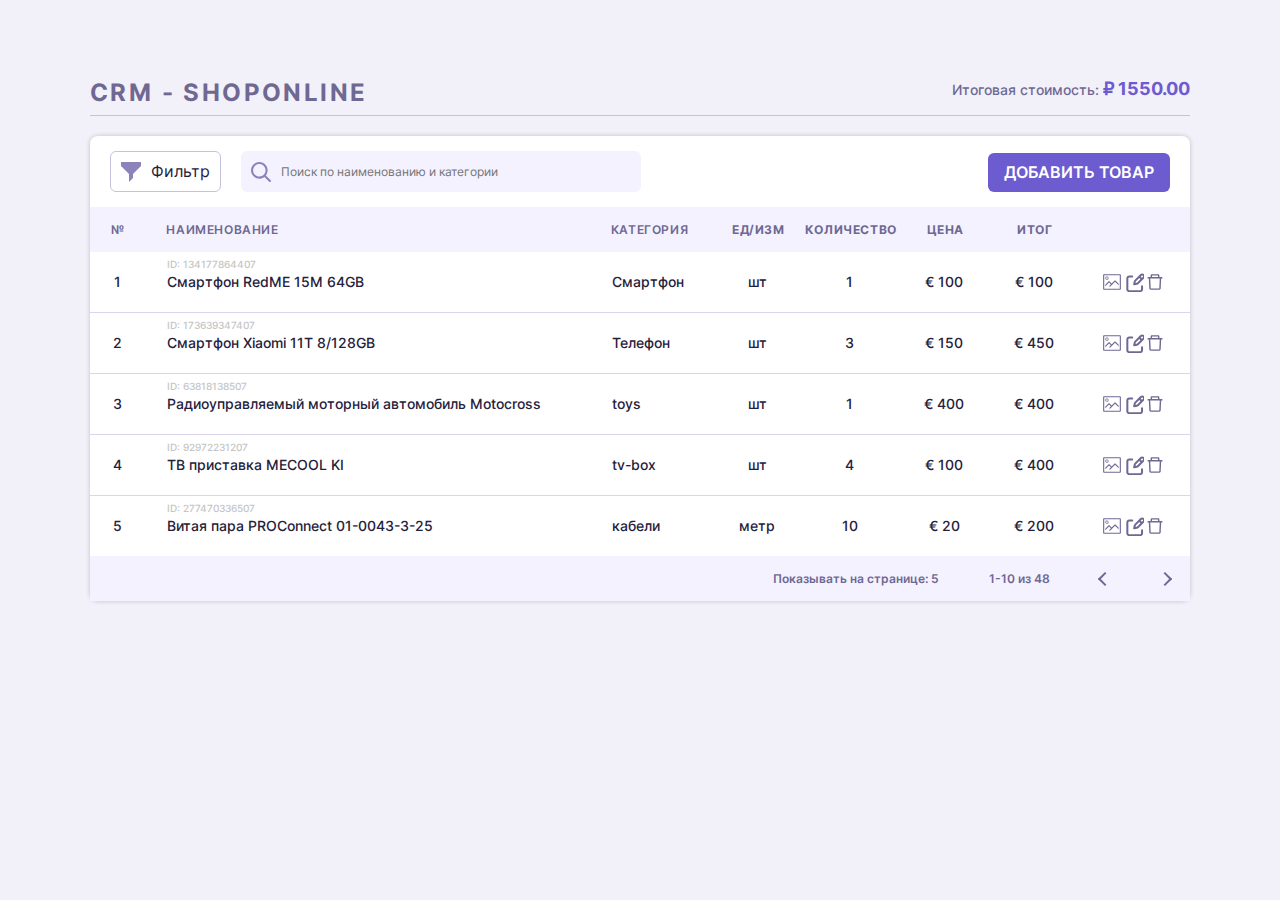
<file: index.html>
<!doctype html>
<html lang="ru">
<head>
  <meta charset="UTF-8">
  <meta name="viewport" content="width=device-width, user-scalable=no, initial-scale=1.0, maximum-scale=1.0, minimum-scale=1.0">
  <meta http-equiv="X-UA-Compatible" content="ie=edge">
  <link rel="preload" href="fonts/inter-v7-latin_cyrillic-regular.woff2" as="font" type="font/woff2" crossorigin>
  <link rel="preload" href="fonts/inter-v7-latin_cyrillic-500.woff2" as="font" type="font/woff2" crossorigin>
  <link rel="preload" href="fonts/inter-v7-latin_cyrillic-600.woff2" as="font" type="font/woff2" crossorigin>
  <link rel="preload" href="fonts/inter-v7-latin_cyrillic-700.woff2" as="font" type="font/woff2" crossorigin>
  <link rel="stylesheet" href="css/index.css">
  <script src="js/script.js" type="module"></script>
  <title>CRM with modules lesson 10 using localStorage with initial data array</title>
</head>
<body>

  <section class="crm">
    <div class="container">
      <header class="crm__header">
        <h1 class="crm__title">CRM - ShopOnline</h1>
        <p class="crm__total">Итоговая стоимость:
          <span class="crm__total-price">$0</span>
        </p>
      </header>
      <div class="crm__goods goods">
        <div class="goods__panel panel">
          <button class="panel__filter">Фильтр</button>
          <form class="panel__search">
            <input type="search" class="panel__input" placeholder="Поиск по наименованию и категории">
          </form>
          <button class="panel__add-goods">Добавить товар</button>
        </div>
        <div class="goods__table-wrapper">
          <table class="goods__table table">
            <thead class="table__header">
              <tr class="table__header-row">
                <th class="table__header-cell">№</th>
                <th class="table__header-cell table__header-cell_left">Наименование</th>
                <th class="table__header-cell table__header-cell_left">Категория</th>
                <th class="table__header-cell">ед/изм</th>
                <th class="table__header-cell">количество</th>
                <th class="table__header-cell">цена</th>
                <th class="table__header-cell">ИТОГ</th>
                <th></th>
              </tr>
            </thead>
            <tbody class="table__body"></tbody>
          </table>
        </div>
        <div class="sub-panel">
          <p class="sub-panel__choice-pages">Показывать на странице: 5</p>
          <p class="sub-panel__pages">1-10 из 48</p>
          <a href="#" class="sub-panel__left"></a>
          <a href="#" class="sub-panel__right"></a>
        </div>
      </div>
    </div>
  </section>

  <div class="overlay active">
    <div class="overlay__modal modal">
      <button class="modal__close">
        <svg width="24" height="24" fill="none" xmlns="http://www.w3.org/2000/svg">
          <path d="m2 2 20 20M2 22 22 2" stroke="currentColor" stroke-width="3" stroke-linecap="round" /></svg>
      </button>
      <div class="modal__top">
        <h2 class="modal__title">Добавить товар</h2>
        <div class="modal__vendor-code vendor-code">
          <p class="vendor-code__wrapper">id: <span class="vendor-code__id">999999999</span></p>
          <button class="vendor-code__btn">
            <svg width="15" height="15" fill="none" xmlns="http://www.w3.org/2000/svg">
              <g clip-path="url(#a)" stroke="currentColor" stroke-width="2" stroke-linecap="round" stroke-linejoin="round">
                <path d="m11.672 3.646 1.557 1.556-1.557-1.556Zm1.002-1.372L8.463 6.485a1.557 1.557 0 0 0-.427.796l-.389 1.947 1.947-.39c.302-.06.578-.208.796-.425L14.6 4.2a1.36 1.36 0 0 0 0-1.927 1.362 1.362 0 0 0-1.926 0v0Z" />
                <path d="M13.53 10.699v2.206a1.47 1.47 0 0 1-1.471 1.47H3.97a1.47 1.47 0 0 1-1.471-1.47V4.816a1.47 1.47 0 0 1 1.47-1.47h2.207" />
              </g>
              <defs>
                <clipPath id="a">
                  <path fill="#fff" d="M0 0h15v15H0z" />
                </clipPath>
              </defs>
            </svg>
          </button>
        </div>
      </div>
      <form name="main" class="modal__form" action="https://jsonplaceholder.typicode.com/posts" method="post">
        <fieldset class="modal__fieldset">
          <label class="modal__label modal__label_name" for="name">
            <span class="modal__text">Наименование</span>
            <input class="modal__input" type="text" name="name" id="name" required>
          </label>
          <label class="modal__label modal__label_category" for="category">
            <span class="modal__text">Категория</span>
            <input class="modal__input" type="text" name="category" id="category" required>
          </label>
          <label class="modal__label modal__label_description" for="description">
            <span class="modal__text">Описание</span>
            <textarea class="modal__input modal__input_textarea" name="description" id="description"></textarea>
          </label>
          <label class="modal__label modal__label_units" for="units">
            <span class="modal__text">Единицы измерения</span>
            <input class="modal__input" type="text" name="units" id="units" required>
          </label>
          <div class="modal__label modal__label_discount">
            <label class="modal__text" for="discount">Дисконт</label>
            <div class="modal__checkbox-wrapper">
              <input class="modal__checkbox" type="checkbox" name="discount" id="discount">
              <input class="modal__input modal__input_discount" type="number" name="discount_count" disabled>
            </div>
          </div>
          <label class="modal__label modal__label_count" for="count">
            <span class="modal__text">Количество</span>
            <input class="modal__input" type="number" name="count" id="count" required>
          </label>
          <label class="modal__label modal__label_price" for="price">
            <span class="modal__text">Цена</span>
            <input class="modal__input" type="number" name="price" id="price" required>
          </label>
          <label tabindex="0" for="image" class="modal__label modal__label_file">Добавить изображение</label>
          <input class="modal__file visually-hidden" tabindex="-1" type="file" name="image" id="image">
        </fieldset>
        <div class="modal__footer">
          <label class="modal__total">Итоговая стоимость:
            <output class="modal__total-price" name="total">$0.00</output>
          </label>
          <button class="modal__submit" type="submit">Добавить товар</button>
        </div>
      </form>
    </div>
  </div>

</body>
</html>
</file>
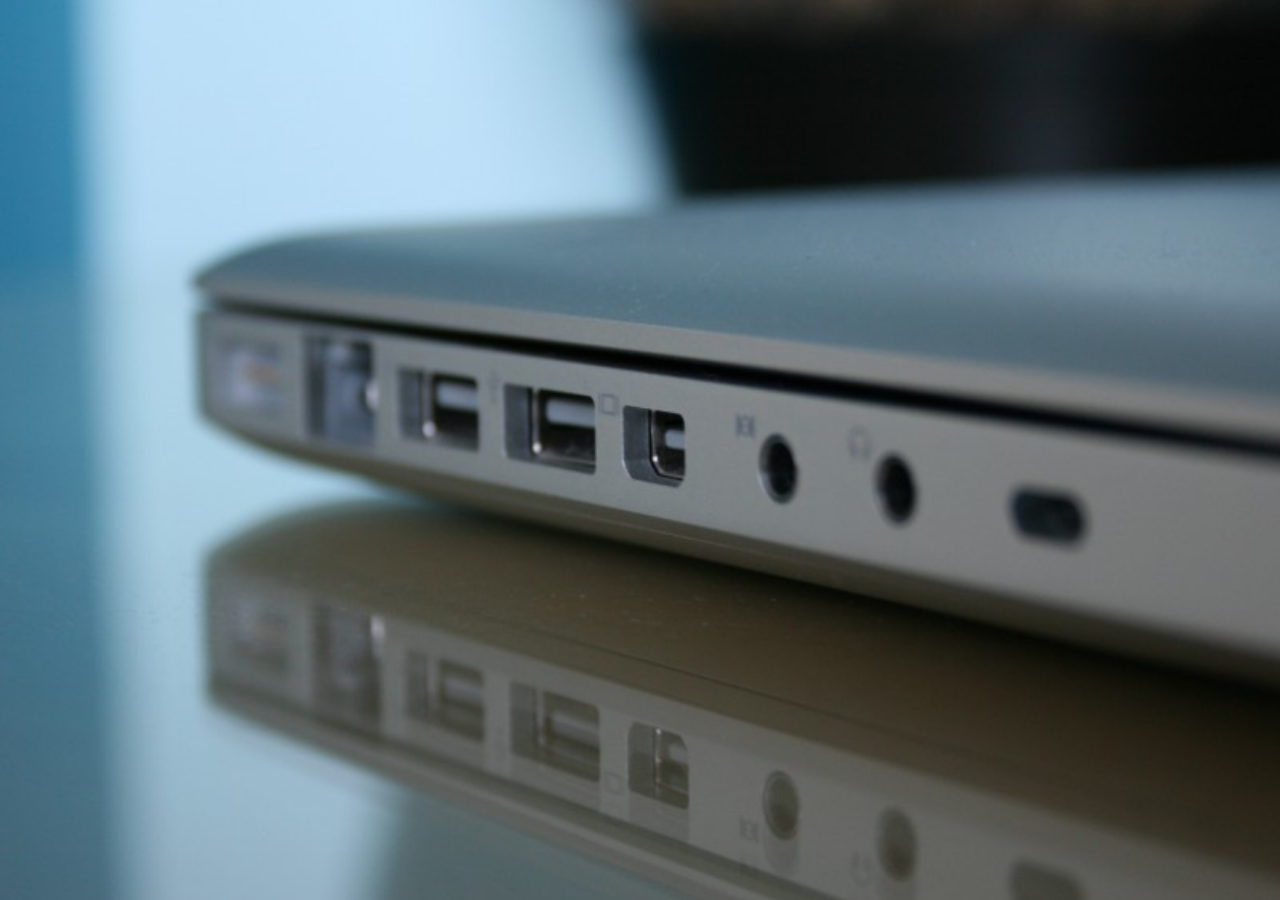
<file: pic-template.html>
<!DOCTYPE html>
<html lang="en">
<head>
  <meta charset="UTF-8">
  <meta http-equiv="X-UA-Compatible" content="IE=edge">
  <meta name="viewport" content="width=device-width, initial-scale=1.0">
  <title>Picture Template Placeholder</title>
  <style>
    * {
      box-sizing: border-box;
      margin: 0;
      padding: 0;
    }
    .page {
      /* background-color: cornflowerblue; */
      /* background-color: darkblue; */
      box-sizing: border-box;
      margin: 0;
      padding: 0;
      background: linear-gradient(-45deg, darkviolet, cornflowerblue);
      display: flex;
      justify-content: center;
      align-items: center;
      width: 100%;
      height: 100vh;
    }
    .page__wrapper {
      display: flex;
      justify-content: center;
      align-items: center;
    }
    .page__image {
      display:flex;justify-content:center;align-items:center;width:100%;height:100%;object-fit:cover;
    }
  </style>
</head>
<body class="page">
  <!-- <img class="page__image" src="https://placekitten.com/800/600" alt="image" title="kitten placeholder"> -->
  <!-- <img class="page__image" src="img/laptop/dummy-400x300-laptop-plain.jpg" alt="image" title="dummy placeholder"> -->
  <img class="page__image" src="img/laptop/dummy-800x600-laptop-plain.jpg" alt="image" title="dummy placeholder">
</body>
</html>
</file>
<file: css/index.css>
@import 'normalize.css';
@import 'fonts.css';
@import 'default.css';
@import 'crm.css';
@import 'goods.css';
@import 'panel.css';
@import 'table.css';
@import 'overlay.css';
@import 'modal.css';
@import 'vendor-code.css';
@import 'sub-panel.css';
</file>
